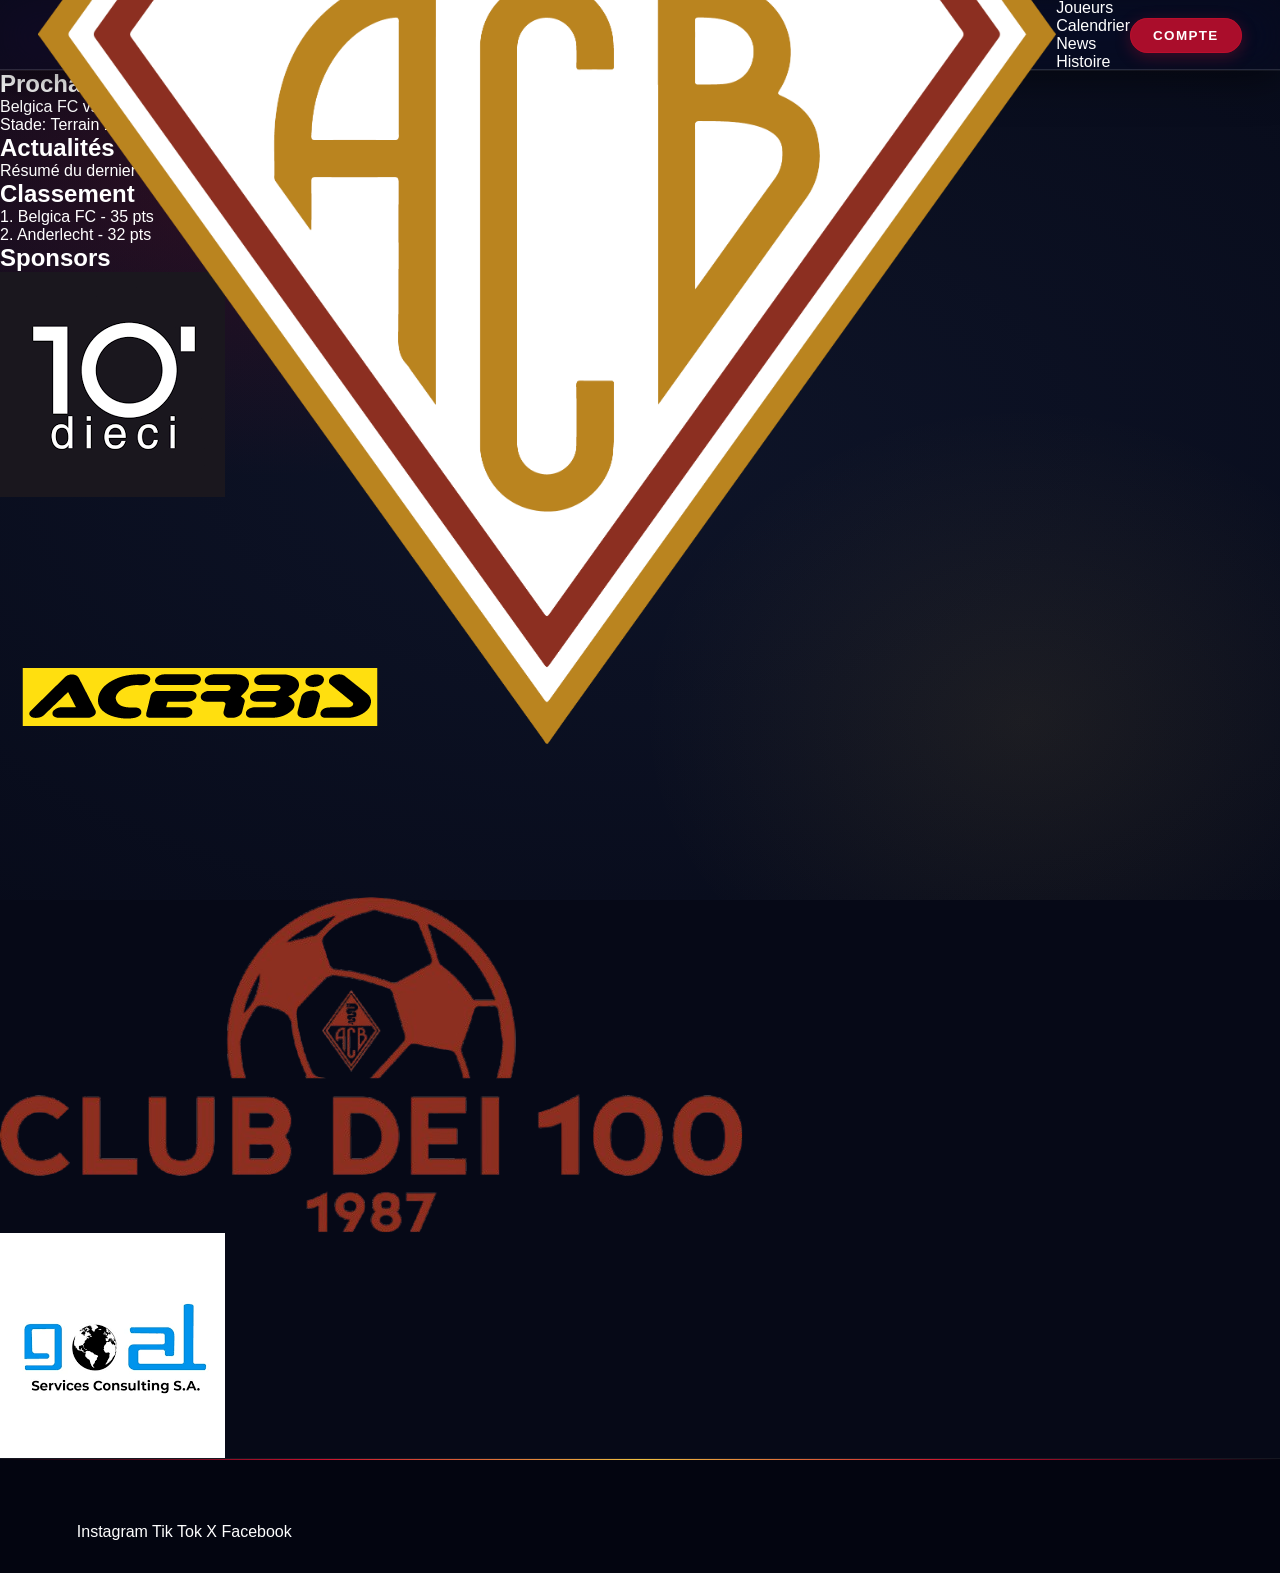
<file: index.html>
﻿<!DOCTYPE html>
<html lang="fr">
<head>
    <meta charset="UTF-8">
    <meta name="viewport" content="width=device-width, initial-scale=1.0">
    <title>Belgica FC 3</title>
    <link rel="stylesheet" href="css/style.css">
</head>
<body>
    <div class="header">
        <div class="logo">
            <img src="multimedia/img/logo.png" alt="Logo Belgica FC 3">
        </div>
        <div class="navigation">
            <div class="joueurs">
                <a href="#" class="nav-btn">Joueurs</a>
            </div>
            <div class="calendrier">
                <a href="#" class="nav-btn">Calendrier</a>
            </div>
            <div class="news">
                <a href="#" class="nav-btn">News</a>
            </div>
            <div class="histoire">
                <a href="#" class="nav-btn">Histoire</a>
            </div>
        </div>
        <div class="compte">
            <a href="pages/compte/html/login.php" class="nav-btn btn-compte">Compte</a>
        </div>
    </div>

    <div class="center">
        <div class="prochain_match">
            <h2>Prochain Match</h2>
            <p>Belgica FC vs FC Bruxelles</p>
            <p>Stade: Terrain 1</p>
        </div>
        
        <div class="news_1">
            <h2>Actualités</h2>
            <p>Résumé du dernier entraînement...</p>
        </div>
        
        <div class="classement">
            <h2>Classement</h2>
            <p>1. Belgica FC - 35 pts</p>
            <p>2. Anderlecht - 32 pts</p>
        </div>

        <div class="sponsor">
            <div class="sponsors">
                <h2>Sponsors</h2>
                <img src="multimedia/img/sponsor/10'_dieci.png" alt="Description de l'image">
                <img src="multimedia/img/sponsor/acerbis.png" alt="Description de l'image">
                <img src="multimedia/img/sponsor/club_dei_100.png" alt="Description de l'image">
                <img src="multimedia/img/sponsor/Goal_service.png" alt="Description de l'image">
            </div>
        </div>
    </div>

    <div class="footer">
        <div class="réseaux">
            <a href="https://www.instagram.com/acbellinzona_official/">Instagram</a>
            <a href="https://www.exemple.com">Tik Tok</a>
            <a href="https://www.exemple.com">X</a>
            <a href="https://www.exemple.com">Facebook</a>
        </div>
    </div>
</body>
</html>
</file>
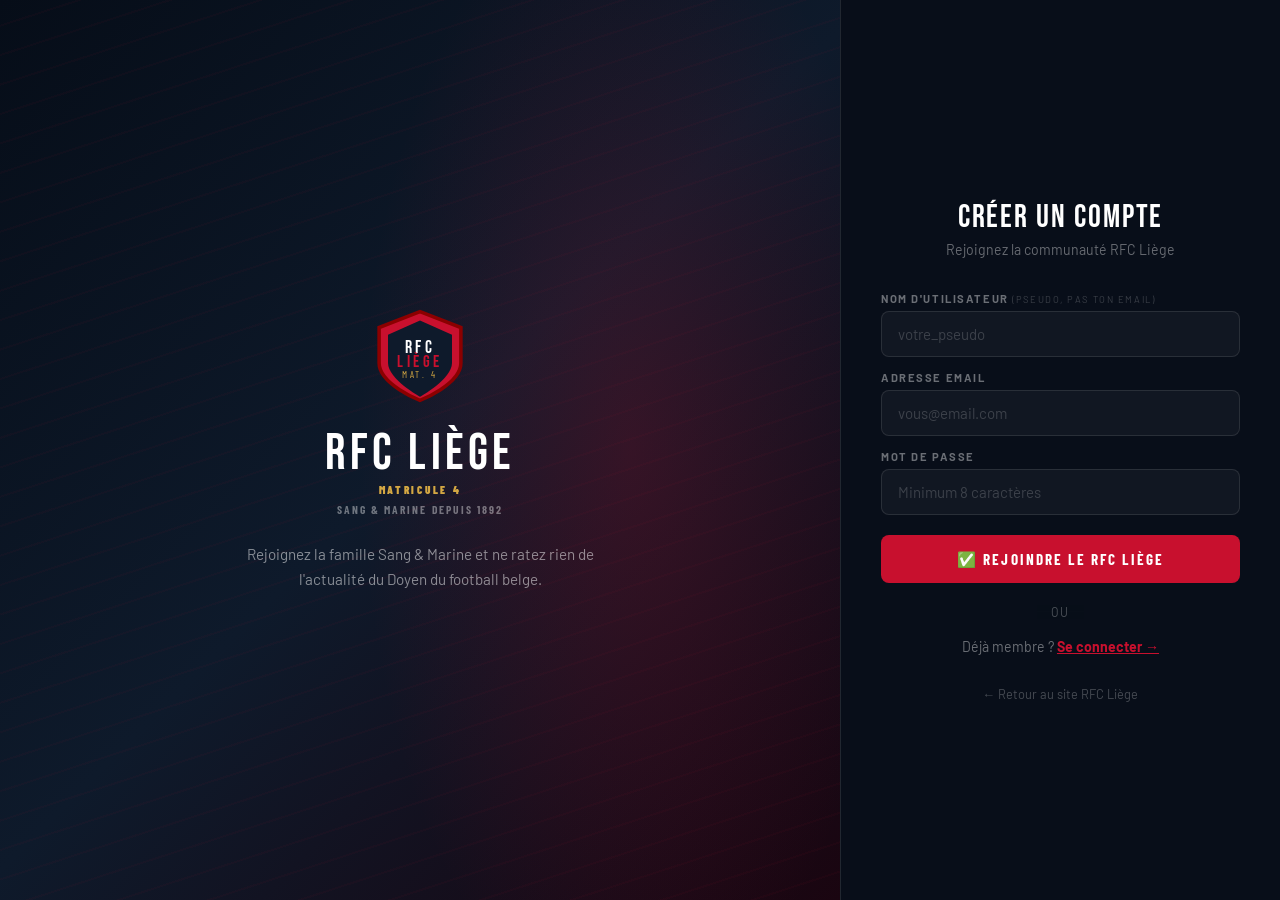
<file: pages/compte/html/register.html>
﻿<!DOCTYPE html>
<html lang="fr">
<head>
<meta charset="UTF-8">
<meta name="viewport" content="width=device-width,initial-scale=1.0">
<title>Inscription — RFC Liège</title>
<link rel="stylesheet" href="../css/compte.css">
</head>
<body>
<div class="auth-layout">
    <div class="auth-brand">
        <div class="brand-content">
            <div class="brand-logo">
                <svg viewBox="0 0 54 54" fill="none"><path d="M27 2L50 11L50 31C50 43 27 52 27 52C27 52 4 43 4 31L4 11Z" fill="#C8102E" stroke="#8B0000" stroke-width="2"/><path d="M27 7L45 15L45 31C45 40 27 50 27 50C27 50 9 40 9 31L9 15Z" fill="#0E1A2B"/><text x="50%" y="40%" dominant-baseline="middle" text-anchor="middle" font-family="Bebas Neue,sans-serif" font-size="10" fill="#fff" letter-spacing="2">RFC</text><text x="50%" y="55%" dominant-baseline="middle" text-anchor="middle" font-family="Bebas Neue,sans-serif" font-size="9.5" fill="#C8102E" letter-spacing="2">LIÈGE</text><text x="50%" y="70%" dominant-baseline="middle" text-anchor="middle" font-family="Barlow Condensed,sans-serif" font-size="5.5" fill="#D4A843" letter-spacing="1.5">MAT. 4</text></svg>
            </div>
            <div class="brand-name">RFC Liège</div>
            <div class="brand-mat">Matricule 4</div>
            <div class="brand-sub">Sang &amp; Marine depuis 1892</div>
            <p class="brand-tagline">Rejoignez la famille Sang &amp; Marine et ne ratez rien de l'actualité du Doyen du football belge.</p>
        </div>
    </div>
    <div class="auth-form-panel">
        <div class="auth-form-title">Créer un compte</div>
        <p class="auth-form-sub">Rejoignez la communauté RFC Liège</p>
        <form action="../php/register.php" method="POST" class="auth-form">
            <div class="auth-form-group"><label>Nom d'utilisateur <small style="opacity:.5;font-weight:400;">(pseudo, pas ton email)</small></label><input type="text" name="username" placeholder="votre_pseudo" required autocomplete="off"></div>
            <div class="auth-form-group"><label>Adresse email</label><input type="email" name="email" placeholder="vous@email.com" required autocomplete="off"></div>
            <div class="auth-form-group"><label>Mot de passe</label><input type="password" name="password" placeholder="Minimum 8 caractères" required autocomplete="new-password"></div>
            <button type="submit" class="btn-auth">✅ Rejoindre le RFC Liège</button>
        </form>
        <div class="auth-divider"><span>ou</span></div>
        <p class="auth-link">Déjà membre ? <a href="login.php">Se connecter →</a></p>
        <div style="margin-top:28px;text-align:center;"><a href="../../../index.php" style="font-size:.8rem;color:rgba(255,255,255,.25);text-decoration:none;transition:color .2s;" onmouseover="this.style.color='rgba(255,255,255,.6)'" onmouseout="this.style.color='rgba(255,255,255,.25)'">← Retour au site RFC Liège</a></div>
    </div>
</div>
</body>
</html>
</file>
<file: css/style.css>
/* ═══════════════════════════════════════════════════════════════
   RFC LIÈGE — STYLE PRINCIPAL v3.0 (iOS Glassmorphism)
   Palette : Rouge #C8102E · Navy #0A0E1F · Or #F0C040
   ═══════════════════════════════════════════════════════════════ */

/* ── VARIABLES ────────────────────────────────────────────────── */
:root {
    --rouge:        #C8102E;
    --rouge-dark:   #8B0000;
    --rouge-hover:  #E8002E;
    --navy:         #060917;
    --navy-mid:     #0E1428;
    --or:           #F0C040;
    --blanc:        #FFFFFF;
    --gris-clair:   #F0F2F8;
    --gris:         #DDE0EC;
    --gris-texte:   #1A1E2E;
    --texte-light:  #8890A8;
    --vert:         #1aaf5d;

    /* Glass tokens */
    --glass-dark:      rgba(8, 12, 32, 0.55);
    --glass-dark-h:    rgba(8, 12, 32, 0.72);
    --glass-light:     rgba(255,255,255,0.10);
    --glass-light-h:   rgba(255,255,255,0.18);
    --glass-border:    rgba(255,255,255,0.13);
    --glass-border-h:  rgba(255,255,255,0.28);
    --glass-white:     rgba(255,255,255,0.72);
    --glass-white-h:   rgba(255,255,255,0.88);
    --blur:            blur(22px) saturate(1.8);
    --blur-heavy:      blur(40px) saturate(2);

    /* Shadows iOS */
    --shadow-glass:  0 8px 32px rgba(0,0,0,0.28), 0 1px 0 rgba(255,255,255,0.06) inset;
    --shadow-card:   0 4px 24px rgba(0,0,0,0.18), 0 1px 0 rgba(255,255,255,0.08) inset;
    --shadow-rouge:  0 8px 28px rgba(200,16,46,0.38);
    --shadow-sm:     0 2px 12px rgba(0,0,0,0.14);

    --radius:    18px;
    --radius-sm: 12px;
    --T:         0.26s cubic-bezier(0.4,0,0.2,1);
}

/* ── RESET ────────────────────────────────────────────────────── */
*, *::before, *::after { box-sizing: border-box; margin: 0; padding: 0; }
html { scroll-behavior: smooth; }

body {
    font-family: 'Barlow', sans-serif;
    background: var(--navy);
    color: var(--blanc);
    overflow-x: hidden;
    -webkit-font-smoothing: antialiased;
}

/* Fond global : dégradé sombre + orbe lumineuse */
body::before {
    content: '';
    position: fixed; inset: 0; z-index: -1;
    background:
        radial-gradient(ellipse 80% 60% at 20% 20%, rgba(200,16,46,0.18) 0%, transparent 55%),
        radial-gradient(ellipse 60% 70% at 80% 80%, rgba(240,192,64,0.08) 0%, transparent 50%),
        radial-gradient(ellipse 100% 80% at 50% 50%, rgba(14,20,40,1) 0%, rgba(6,9,23,1) 100%);
    pointer-events: none;
}

a { text-decoration: none; color: inherit; }
img { display: block; max-width: 100%; }

/* ── HEADER ── verre dépoli iOS ──────────────────────────────── */
.header {
    position: sticky; top: 0; z-index: 1000;
    width: 100%;
    background: var(--glass-dark);
    backdrop-filter: var(--blur);
    -webkit-backdrop-filter: var(--blur);
    border-bottom: 1px solid var(--glass-border);
    display: flex; align-items: center;
    justify-content: space-between;
    padding: 0 3%;
    height: 70px;
    box-shadow: 0 1px 0 rgba(255,255,255,0.06), 0 8px 40px rgba(0,0,0,0.5);
}

/* Logo */
.logo-wrap {
    display: flex; align-items: center;
    gap: 12px; flex-shrink: 0; text-decoration: none;
}
.logo-img {
    width: 46px; height: 46px;
    display: flex; align-items: center; justify-content: center;
    flex-shrink: 0;
}
.logo-img img {
    width: 46px; height: 46px; object-fit: contain;
    filter: drop-shadow(0 2px 12px rgba(200,16,46,0.7));
    transition: filter var(--T);
}
.logo-wrap:hover .logo-img img {
    filter: drop-shadow(0 4px 20px rgba(200,16,46,1));
}
.logo-text { display: flex; flex-direction: column; line-height: 1; }
.logo-text .club-name {
    font-family: 'Bebas Neue', sans-serif;
    font-size: 1.42rem; letter-spacing: 0.09em; color: var(--blanc);
}
.logo-text .club-sub {
    font-size: 0.58rem; font-weight: 700;
    letter-spacing: 0.22em; color: var(--or);
    text-transform: uppercase; margin-top: 2px;
}

/* Nav desktop */
.nav-desktop { display: flex; align-items: center; gap: 2px; }
.nav-desktop .nav-btn {
    font-family: 'Barlow Condensed', sans-serif;
    font-size: 0.88rem; font-weight: 700;
    letter-spacing: 0.07em; text-transform: uppercase;
    color: rgba(255,255,255,0.65);
    padding: 7px 14px; border-radius: 10px;
    transition: all var(--T); white-space: nowrap;
    position: relative;
}
.nav-desktop .nav-btn:hover,
.nav-desktop .nav-btn.active {
    color: var(--blanc);
    background: var(--glass-light);
    backdrop-filter: blur(10px);
}
.nav-desktop .nav-btn::after {
    content: ''; position: absolute;
    bottom: 5px; left: 50%;
    transform: translateX(-50%) scaleX(0);
    width: 50%; height: 2px;
    background: linear-gradient(90deg, var(--rouge), var(--or));
    border-radius: 2px;
    transition: transform var(--T);
}
.nav-desktop .nav-btn:hover::after,
.nav-desktop .nav-btn.active::after { transform: translateX(-50%) scaleX(1); }

/* Bouton compte */
.btn-compte {
    font-family: 'Barlow Condensed', sans-serif;
    font-size: 0.84rem; font-weight: 700;
    letter-spacing: 0.1em; text-transform: uppercase;
    background: rgba(200,16,46,0.85);
    backdrop-filter: blur(10px);
    color: var(--blanc);
    padding: 9px 22px; border-radius: 24px;
    border: 1px solid rgba(200,16,46,0.6);
    cursor: pointer; transition: all var(--T); flex-shrink: 0;
    box-shadow: 0 4px 16px rgba(200,16,46,0.3);
}
.btn-compte:hover {
    background: rgba(232,0,46,0.95);
    transform: translateY(-2px);
    box-shadow: 0 8px 24px rgba(200,16,46,0.55);
}

/* Hamburger */
.hamburger {
    display: none; flex-direction: column; gap: 5px;
    cursor: pointer; padding: 8px; border: none; background: transparent;
}
.hamburger span {
    display: block; width: 24px; height: 2px;
    background: rgba(255,255,255,0.85); border-radius: 2px;
    transition: all var(--T);
}
.hamburger.open span:nth-child(1) { transform: translateY(7px) rotate(45deg); }
.hamburger.open span:nth-child(2) { opacity: 0; transform: scaleX(0); }
.hamburger.open span:nth-child(3) { transform: translateY(-7px) rotate(-45deg); }

/* Mobile nav */
.nav-mobile {
    display: none; position: fixed; top: 70px; left: 0; width: 100%;
    background: rgba(6,9,23,0.92);
    backdrop-filter: var(--blur-heavy);
    -webkit-backdrop-filter: var(--blur-heavy);
    border-bottom: 1px solid var(--glass-border);
    z-index: 999; flex-direction: column;
    padding: 10px 0 22px;
    box-shadow: 0 20px 60px rgba(0,0,0,0.7);
    transform: translateY(-8px); opacity: 0;
    transition: transform var(--T), opacity var(--T);
}
.nav-mobile.open { display: flex; transform: translateY(0); opacity: 1; }
.nav-mobile .nav-btn {
    font-family: 'Barlow Condensed', sans-serif;
    font-size: 1rem; font-weight: 700; letter-spacing: 0.06em;
    text-transform: uppercase; color: rgba(255,255,255,0.72);
    padding: 13px 6%; border-left: 3px solid transparent;
    transition: all var(--T);
}
.nav-mobile .nav-btn:hover {
    color: var(--blanc);
    border-left-color: var(--rouge);
    background: rgba(200,16,46,0.1);
    padding-left: calc(6% + 10px);
}
.nav-mobile .btn-compte { margin: 10px 5% 0; display: block; text-align: center; padding: 13px; border-radius: 14px; }

/* ── HERO ─────────────────────────────────────────────────────── */
.hero {
    position: relative; width: 100%;
    min-height: 82vh;
    display: flex; align-items: center;
    overflow: hidden;
    background: transparent;
}

/* Grille déco iOS */
.hero::before {
    content: ''; position: absolute; inset: 0;
    background-image:
        linear-gradient(rgba(200,16,46,0.04) 1px, transparent 1px),
        linear-gradient(90deg, rgba(200,16,46,0.04) 1px, transparent 1px);
    background-size: 64px 64px;
    mask-image: radial-gradient(ellipse 90% 90% at 50% 50%, black 10%, transparent 75%);
}

/* Orbes colorées flottantes */
.hero::after {
    content: ''; position: absolute;
    right: 5%; top: 10%;
    width: 520px; height: 520px;
    background: radial-gradient(circle, rgba(200,16,46,0.2) 0%, transparent 65%);
    filter: blur(40px);
    pointer-events: none;
    animation: heroOrb 8s ease-in-out infinite alternate;
}
@keyframes heroOrb {
    0%   { transform: translate(0, 0) scale(1); opacity: 0.7; }
    100% { transform: translate(-30px, 40px) scale(1.1); opacity: 1; }
}

.hero-content {
    position: relative; z-index: 2;
    padding: 80px 6%;
    max-width: 740px;
}

/* Badge iOS pill */
.hero-badge {
    display: inline-flex; align-items: center; gap: 8px;
    background: var(--glass-light);
    backdrop-filter: blur(16px);
    -webkit-backdrop-filter: blur(16px);
    border: 1px solid var(--glass-border-h);
    color: var(--or);
    font-size: 0.68rem; font-weight: 700;
    letter-spacing: 0.22em; text-transform: uppercase;
    padding: 7px 18px; border-radius: 30px;
    margin-bottom: 26px;
    box-shadow: 0 4px 20px rgba(0,0,0,0.2), 0 1px 0 rgba(255,255,255,0.1) inset;
}
.hero-badge::before {
    content: ''; width: 7px; height: 7px;
    background: var(--or); border-radius: 50%;
    box-shadow: 0 0 10px var(--or);
    animation: pulseDot 2.2s ease-in-out infinite;
}
@keyframes pulseDot {
    0%,100% { opacity:1; transform:scale(1); box-shadow: 0 0 8px var(--or); }
    50%      { opacity:0.5; transform:scale(0.6); box-shadow: 0 0 2px var(--or); }
}

.hero h1 {
    font-family: 'Bebas Neue', sans-serif;
    font-size: clamp(3.5rem, 9vw, 7.5rem);
    line-height: 0.9; letter-spacing: 0.02em;
    color: var(--blanc); margin-bottom: 22px;
    text-shadow: 0 4px 40px rgba(0,0,0,0.6);
}
.hero h1 span { color: var(--rouge); }

.hero p {
    font-size: clamp(1rem, 2vw, 1.15rem);
    color: rgba(255,255,255,0.55); line-height: 1.75;
    margin-bottom: 38px; max-width: 500px;
}

.hero-cta { display: flex; gap: 14px; flex-wrap: wrap; }

/* Boutons glass iOS */
.btn-primary {
    font-family: 'Barlow Condensed', sans-serif;
    font-size: 0.94rem; font-weight: 700;
    letter-spacing: 0.1em; text-transform: uppercase;
    background: rgba(200,16,46,0.88);
    backdrop-filter: blur(12px);
    color: var(--blanc);
    padding: 14px 34px; border-radius: 14px;
    border: 1px solid rgba(200,16,46,0.7);
    cursor: pointer; transition: all var(--T);
    display: inline-flex; align-items: center; gap: 8px;
    box-shadow: 0 8px 28px rgba(200,16,46,0.4), 0 1px 0 rgba(255,255,255,0.12) inset;
}
.btn-primary:hover {
    background: rgba(232,0,46,0.95);
    transform: translateY(-3px) scale(1.02);
    box-shadow: 0 14px 40px rgba(200,16,46,0.55), 0 1px 0 rgba(255,255,255,0.15) inset;
}

.btn-secondary {
    font-family: 'Barlow Condensed', sans-serif;
    font-size: 0.94rem; font-weight: 700;
    letter-spacing: 0.1em; text-transform: uppercase;
    background: var(--glass-light);
    backdrop-filter: blur(16px);
    -webkit-backdrop-filter: blur(16px);
    color: var(--blanc);
    padding: 14px 34px; border-radius: 14px;
    border: 1px solid var(--glass-border-h);
    cursor: pointer; transition: all var(--T);
    box-shadow: var(--shadow-glass);
}
.btn-secondary:hover {
    background: var(--glass-light-h);
    border-color: rgba(255,255,255,0.4);
    transform: translateY(-3px) scale(1.02);
}

/* Score ticker */
.score-ticker {
    position: absolute; bottom: 0; left: 0; width: 100%;
    background: rgba(200,16,46,0.78);
    backdrop-filter: blur(16px);
    -webkit-backdrop-filter: blur(16px);
    height: 46px; display: flex; align-items: center;
    overflow: hidden; z-index: 3;
    border-top: 1px solid rgba(255,255,255,0.12);
}
.ticker-label {
    font-family: 'Barlow Condensed', sans-serif;
    font-size: 0.7rem; font-weight: 900;
    letter-spacing: 0.22em; text-transform: uppercase;
    background: rgba(0,0,0,0.4); color: var(--or);
    padding: 0 22px; height: 100%;
    display: flex; align-items: center;
    flex-shrink: 0; white-space: nowrap;
    border-right: 1px solid rgba(255,255,255,0.1);
    backdrop-filter: blur(10px);
}
.ticker-scroll { overflow: hidden; flex: 1; }
.ticker-track {
    display: flex; gap: 64px;
    animation: ticker 32s linear infinite;
    white-space: nowrap;
}
@keyframes ticker {
    0%   { transform: translateX(0); }
    100% { transform: translateX(-50%); }
}
.ticker-item {
    font-family: 'Barlow Condensed', sans-serif;
    font-size: 0.88rem; font-weight: 700;
    letter-spacing: 0.05em; color: rgba(255,255,255,0.92);
    display: flex; align-items: center; gap: 10px; white-space: nowrap;
}
.ticker-item .score-badge {
    background: rgba(0,0,0,0.35);
    backdrop-filter: blur(6px);
    padding: 2px 10px; border-radius: 6px;
    font-weight: 900; border: 1px solid rgba(255,255,255,0.12);
}

/* ── MAIN ─────────────────────────────────────────────────────── */
.main { width: 100%; background: transparent; }

/* ── SECTION HEADER ───────────────────────────────────────────── */
.section-header {
    display: flex; align-items: flex-end;
    justify-content: space-between;
    margin-bottom: 36px; flex-wrap: wrap; gap: 12px;
}
.section-label {
    font-family: 'Barlow Condensed', sans-serif;
    font-size: 0.68rem; font-weight: 900;
    letter-spacing: 0.26em; text-transform: uppercase;
    color: var(--rouge); margin-bottom: 6px;
    display: flex; align-items: center; gap: 8px;
}
.section-label::before {
    content: ''; width: 18px; height: 2px;
    background: var(--rouge); border-radius: 2px;
}
.section-title {
    font-family: 'Bebas Neue', sans-serif;
    font-size: clamp(2rem, 4.5vw, 3rem);
    letter-spacing: 0.04em; line-height: 0.95;
}
.section-link {
    font-family: 'Barlow Condensed', sans-serif;
    font-size: 0.84rem; font-weight: 700;
    letter-spacing: 0.1em; text-transform: uppercase;
    color: var(--rouge);
    display: flex; align-items: center; gap: 6px;
    transition: gap var(--T);
}
.section-link:hover { gap: 12px; }

/* ── SECTION PROCHAIN MATCH ───────────────────────────────────── */
.section-match {
    padding: 80px 6%;
    position: relative; overflow: hidden;
}
.section-match .section-title { color: var(--blanc); }
.section-match .section-label::before { background: var(--or); }
.section-match .section-label { color: var(--or); }

/* Carte match — verre sombre */
.match-card {
    max-width: 900px; margin: 0 auto;
    background: var(--glass-dark);
    backdrop-filter: var(--blur);
    -webkit-backdrop-filter: var(--blur);
    border-radius: 24px;
    border: 1px solid var(--glass-border);
    overflow: hidden;
    box-shadow: var(--shadow-glass), 0 0 0 1px rgba(255,255,255,0.04) inset;
    position: relative;
}
.match-card::before {
    content: ''; position: absolute;
    top: 0; left: 0; right: 0; height: 1px;
    background: linear-gradient(90deg, transparent, rgba(255,255,255,0.25), var(--or), rgba(255,255,255,0.25), transparent);
}
.match-header {
    background: rgba(200,16,46,0.12);
    border-bottom: 1px solid rgba(255,255,255,0.07);
    padding: 16px 28px;
    display: flex; align-items: center; justify-content: space-between;
}
.match-competition {
    font-family: 'Barlow Condensed', sans-serif;
    font-size: 0.76rem; font-weight: 900;
    letter-spacing: 0.22em; text-transform: uppercase;
    color: var(--or);
    display: flex; align-items: center; gap: 8px;
}
.match-competition::before {
    content: ''; width: 6px; height: 6px;
    background: var(--or); border-radius: 50%;
    animation: pulseDot 2s infinite; box-shadow: 0 0 6px var(--or);
}
.match-date-pill {
    font-size: 0.76rem; font-weight: 600;
    color: rgba(255,255,255,0.55);
    background: var(--glass-light);
    backdrop-filter: blur(8px);
    padding: 5px 14px; border-radius: 20px;
    border: 1px solid var(--glass-border);
}
.match-body {
    padding: 44px 28px;
    display: grid; grid-template-columns: 1fr auto 1fr;
    align-items: center; gap: 24px;
}
.match-team { display: flex; flex-direction: column; align-items: center; gap: 14px; }
.match-team-logo {
    width: 90px; height: 90px; border-radius: 50%;
    background: var(--glass-light);
    backdrop-filter: blur(10px);
    display: flex; align-items: center; justify-content: center;
    font-size: 2.2rem;
    border: 1px solid var(--glass-border-h);
    overflow: hidden;
    box-shadow: var(--shadow-glass);
    transition: all var(--T);
}
.match-team-logo:hover {
    box-shadow: 0 8px 32px rgba(200,16,46,0.35);
    transform: scale(1.05);
}
.match-team-logo img { width: 100%; height: 100%; object-fit: contain; }
.match-team-name {
    font-family: 'Barlow Condensed', sans-serif;
    font-size: 1.1rem; font-weight: 700; letter-spacing: 0.04em;
    color: var(--blanc); text-align: center; text-transform: uppercase;
}
.match-team-type {
    font-size: 0.66rem; font-weight: 600; letter-spacing: 0.14em;
    color: rgba(255,255,255,0.3); text-transform: uppercase;
}
.match-vs { display: flex; flex-direction: column; align-items: center; gap: 6px; }
.vs-text {
    font-family: 'Bebas Neue', sans-serif;
    font-size: 2.8rem; color: var(--rouge);
    letter-spacing: 0.08em;
    text-shadow: 0 0 24px rgba(200,16,46,0.6);
}
.match-time {
    font-family: 'Barlow Condensed', sans-serif;
    font-size: 0.9rem; font-weight: 700;
    color: rgba(255,255,255,0.45);
    background: var(--glass-light);
    backdrop-filter: blur(8px);
    padding: 4px 14px; border-radius: 20px;
    border: 1px solid var(--glass-border);
}
.match-footer {
    padding: 16px 28px;
    border-top: 1px solid rgba(255,255,255,0.07);
    display: flex; align-items: center; justify-content: space-between;
    gap: 12px; flex-wrap: wrap;
}
.match-venue {
    display: flex; align-items: center; gap: 8px;
    font-size: 0.84rem; color: rgba(255,255,255,0.45);
}
.no-match { text-align: center; padding: 60px 20px; }
.no-match p { color: rgba(255,255,255,0.35); }

/* ── ACTUALITÉS ───────────────────────────────────────────────── */
.section-news { padding: 80px 6%; }
.section-news .section-title { color: var(--blanc); }

.news-grid {
    display: grid; grid-template-columns: repeat(3, 1fr); gap: 20px;
}

/* Carte news — verre clair sur fond sombre */
.news-card {
    background: var(--glass-light);
    backdrop-filter: var(--blur);
    -webkit-backdrop-filter: var(--blur);
    border-radius: 20px;
    border: 1px solid var(--glass-border);
    overflow: hidden;
    box-shadow: var(--shadow-card);
    transition: transform var(--T), box-shadow var(--T), border-color var(--T);
    cursor: pointer;
}
.news-card:hover {
    transform: translateY(-8px) scale(1.02);
    box-shadow: 0 20px 60px rgba(0,0,0,0.4), 0 0 0 1px rgba(200,16,46,0.3);
    border-color: rgba(200,16,46,0.35);
}
.news-card-img {
    width: 100%; aspect-ratio: 16/9;
    background: linear-gradient(135deg, rgba(200,16,46,0.3) 0%, rgba(8,12,32,0.9) 100%);
    display: flex; align-items: center; justify-content: center;
    font-size: 3rem; overflow: hidden; position: relative;
}
.news-card-img::after {
    content: ''; position: absolute;
    bottom: 0; left: 0; right: 0; height: 50%;
    background: linear-gradient(to top, rgba(8,12,32,0.8), transparent);
    z-index: 1;
}
.news-card-img img { width: 100%; height: 100%; object-fit: cover; transition: transform 0.5s; }
.news-card:hover .news-card-img img { transform: scale(1.07); }

.news-card-body { padding: 20px 20px 18px; }
.news-tag {
    font-family: 'Barlow Condensed', sans-serif;
    font-size: 0.64rem; font-weight: 900;
    letter-spacing: 0.2em; text-transform: uppercase;
    color: var(--rouge); margin-bottom: 9px;
    display: flex; align-items: center; gap: 6px;
}
.news-tag::before { content: ''; width: 14px; height: 2px; background: var(--rouge); border-radius: 1px; }
.news-card-title {
    font-family: 'Barlow Condensed', sans-serif;
    font-size: 1.08rem; font-weight: 700; color: var(--blanc);
    line-height: 1.32; margin-bottom: 10px; transition: color var(--T);
}
.news-card:hover .news-card-title { color: rgba(255,255,255,0.85); }
.news-card-desc { font-size: 0.84rem; color: rgba(255,255,255,0.45); line-height: 1.55; }
.news-meta {
    display: flex; align-items: center; justify-content: space-between;
    margin-top: 14px; padding-top: 13px;
    border-top: 1px solid rgba(255,255,255,0.08);
}
.news-date { font-size: 0.74rem; color: rgba(255,255,255,0.35); font-weight: 600; }
.news-read {
    font-family: 'Barlow Condensed', sans-serif;
    font-size: 0.74rem; font-weight: 700;
    letter-spacing: 0.08em; text-transform: uppercase;
    color: var(--rouge);
    display: flex; align-items: center; gap: 4px; transition: gap var(--T);
}
.news-card:hover .news-read { gap: 8px; }

/* ── CLASSEMENT ───────────────────────────────────────────────── */
.section-classement { padding: 80px 6%; }
.section-classement .section-title { color: var(--blanc); }

/* Table classement verre */
.classement-table-wrap {
    border-radius: 20px; overflow: hidden;
    background: var(--glass-dark);
    backdrop-filter: var(--blur);
    -webkit-backdrop-filter: var(--blur);
    border: 1px solid var(--glass-border);
    box-shadow: var(--shadow-glass);
}
.classement-table { width: 100%; border-collapse: collapse; font-size: 0.91rem; }
.classement-table thead {
    background: rgba(200,16,46,0.18);
    border-bottom: 1px solid rgba(255,255,255,0.08);
}
.classement-table thead th {
    padding: 16px 12px;
    font-family: 'Barlow Condensed', sans-serif;
    font-size: 0.72rem; font-weight: 700;
    letter-spacing: 0.16em; text-transform: uppercase;
    color: rgba(255,255,255,0.6); text-align: center; border: none;
}
.classement-table thead th.col-nom { text-align: left; width: 34%; }
.classement-table tbody tr {
    border-bottom: 1px solid rgba(255,255,255,0.05);
    transition: background var(--T); height: 52px;
}
.classement-table tbody tr:hover { background: rgba(255,255,255,0.04); }
.classement-table tbody td {
    padding: 0 12px; text-align: center;
    color: rgba(255,255,255,0.8); font-weight: 600;
}
.classement-table tbody td.col-nom {
    text-align: left;
    font-family: 'Barlow Condensed', sans-serif;
    font-size: 1rem; font-weight: 700; letter-spacing: 0.02em;
    color: var(--blanc);
}
.row-rfcliege {
    background: rgba(200,16,46,0.12) !important;
    border-left: 3px solid var(--rouge);
}
.row-rfcliege td { color: var(--blanc) !important; }
.badge-pos {
    width: 28px; height: 28px; border-radius: 50%;
    display: inline-flex; align-items: center; justify-content: center;
    font-size: 0.74rem; font-weight: 800;
}
.badge-pos.gold   { background: linear-gradient(135deg,#F0C040,#c89000); color: #3a2400; box-shadow:0 2px 8px rgba(240,192,64,0.5); }
.badge-pos.silver { background: linear-gradient(135deg,#C8C8C8,#909090); color: #222; }
.badge-pos.bronze { background: linear-gradient(135deg,#CD7F32,#9a5e22); color: #fff; }
.badge-pos.other  { background: transparent; color: rgba(255,255,255,0.3); }
.pts-cell { font-family: 'Bebas Neue', sans-serif; font-size: 1.2rem !important; color: var(--rouge) !important; }
.diff-pos { color: var(--vert); font-weight: 700; }
.diff-neg { color: #ff6060; font-weight: 700; }

/* ── SPONSORS ─────────────────────────────────────────────────── */
.section-sponsors {
    padding: 60px 6%; position: relative; overflow: hidden;
}
.section-sponsors .section-title { color: var(--blanc); }
.section-sponsors .section-label { color: var(--or); }
.section-sponsors .section-label::before { background: var(--or); }

.sponsors-grid {
    display: flex; align-items: center; justify-content: center;
    gap: 32px; flex-wrap: wrap; margin-top: 36px;
}
.sponsor-item {
    background: var(--glass-light);
    backdrop-filter: blur(12px);
    -webkit-backdrop-filter: blur(12px);
    border: 1px solid var(--glass-border);
    border-radius: 16px;
    padding: 18px 28px;
    display: flex; align-items: center; justify-content: center;
    filter: grayscale(0.5) brightness(0.7);
    transition: all var(--T);
    box-shadow: var(--shadow-card);
}
.sponsor-item:hover {
    filter: grayscale(0) brightness(1);
    transform: translateY(-4px) scale(1.04);
    border-color: rgba(255,255,255,0.25);
    box-shadow: 0 12px 36px rgba(0,0,0,0.35);
    background: var(--glass-light-h);
}
.sponsor-item img { max-height: 48px; max-width: 120px; object-fit: contain; }
.sponsor-ph {
    display: flex; align-items: center; justify-content: center;
    width: 120px; height: 48px; border-radius: 10px;
    border: 1px dashed rgba(255,255,255,0.15);
    font-family: 'Barlow Condensed', sans-serif;
    font-size: 0.68rem; font-weight: 700;
    letter-spacing: 0.12em; text-transform: uppercase;
    color: rgba(255,255,255,0.2);
}

/* ── FOOTER ───────────────────────────────────────────────────── */
.footer {
    background: rgba(4,6,16,0.95);
    backdrop-filter: var(--blur);
    border-top: 1px solid rgba(255,255,255,0.07);
    padding: 64px 6% 32px; position: relative;
}
.footer::before {
    content: ''; position: absolute; top: 0; left: 0; right: 0; height: 1px;
    background: linear-gradient(90deg, transparent, var(--rouge), var(--or), var(--rouge), transparent);
}
.footer-grid {
    display: grid; grid-template-columns: 2.2fr 1fr 1fr 1fr;
    gap: 48px; margin-bottom: 48px;
}
.footer-brand .club-name {
    font-family: 'Bebas Neue', sans-serif;
    font-size: 1.7rem; letter-spacing: 0.09em;
    color: var(--blanc); margin-bottom: 12px;
}
.footer-brand p { font-size: 0.84rem; color: rgba(255,255,255,0.32); line-height: 1.65; max-width: 240px; }
.footer-col h4 {
    font-family: 'Barlow Condensed', sans-serif;
    font-size: 0.7rem; font-weight: 900;
    letter-spacing: 0.22em; text-transform: uppercase;
    color: var(--or); margin-bottom: 18px;
    display: flex; align-items: center; gap: 8px;
}
.footer-col h4::before { content: ''; width: 12px; height: 2px; background: var(--or); border-radius: 1px; }
.footer-col ul { list-style: none; display: flex; flex-direction: column; gap: 10px; }
.footer-col ul li a {
    font-size: 0.84rem; color: rgba(255,255,255,0.38); transition: all var(--T); display: block;
}
.footer-col ul li a:hover { color: rgba(255,255,255,0.8); padding-left: 6px; }
.footer-social { display: flex; gap: 10px; margin-top: 22px; }
.social-btn {
    width: 38px; height: 38px; border-radius: 50%;
    background: var(--glass-light);
    backdrop-filter: blur(8px);
    display: flex; align-items: center; justify-content: center;
    color: rgba(255,255,255,0.5); font-size: 1rem;
    transition: all var(--T);
    border: 1px solid var(--glass-border);
}
.social-btn:hover {
    background: rgba(200,16,46,0.7);
    color: var(--blanc); border-color: rgba(200,16,46,0.5);
    transform: translateY(-3px);
    box-shadow: 0 6px 18px rgba(200,16,46,0.4);
}
.footer-bottom {
    padding-top: 28px; border-top: 1px solid rgba(255,255,255,0.06);
    display: flex; align-items: center;
    justify-content: space-between; flex-wrap: wrap; gap: 12px;
}
.footer-bottom p { font-size: 0.78rem; color: rgba(255,255,255,0.22); }
.footer-bottom a { font-size: 0.78rem; color: rgba(255,255,255,0.22); transition: color var(--T); }
.footer-bottom a:hover { color: var(--rouge); }

/* ── RESPONSIVE ───────────────────────────────────────────────── */
@media (max-width: 1100px) {
    .news-grid { grid-template-columns: repeat(2, 1fr); }
    .footer-grid { grid-template-columns: 1fr 1fr; gap: 36px; }
}
@media (max-width: 900px) {
    .section-match,
    .section-news,
    .section-classement,
    .section-sponsors { padding: 64px 5%; }
    .footer-grid { grid-template-columns: 1fr 1fr; gap: 28px; }
}
@media (max-width: 768px) {
    .header { padding: 0 4%; }
    .nav-desktop { display: none !important; }
    .hamburger { display: flex; }
    /* Orbe déco : masquée sur mobile */
    .hero::after { display: none; }
    .hero { min-height: 60vh; }
    .hero-content { padding: 44px 5% 80px; }
    /* Match card */
    .match-header { padding: 12px 16px; flex-wrap: wrap; gap: 8px; }
    .match-body { grid-template-columns: 1fr; padding: 28px 16px; text-align: center; gap: 14px; }
    .match-team { flex-direction: row; justify-content: center; }
    .match-vs { flex-direction: row; }
    .match-footer { padding: 12px 16px; flex-wrap: wrap; }
    /* Sections */
    .section-news, .section-classement, .section-sponsors, .section-match { padding: 52px 4%; }
    /* News & footer */
    .news-grid { grid-template-columns: 1fr; }
    .footer-grid { grid-template-columns: 1fr; gap: 28px; }
    /* Classement : garder #(1), Équipe(2), J(3), PTS(8) — cacher V,N,D,DIFF (4→7) */
    .classement-table thead th:nth-child(n+4):nth-child(-n+7),
    .classement-table tbody td:nth-child(n+4):nth-child(-n+7) { display: none; }
}
@media (max-width: 480px) {
    /* Header : on garde uniquement le hamburger, les boutons passent dans le menu mobile */
    .logo-text .club-sub { display: none !important; }
    .header .btn-compte { display: none !important; }
    /* Cacher aussi le span username (sans classe) dans le header */
    .header > div > span,
    .header span[style*="font-size:0.85"] { display: none !important; }
    /* Hero */
    .hero { min-height: 52vh; }
    .hero h1 { font-size: clamp(2.4rem, 11vw, 3.2rem); }
    .hero-cta { flex-direction: column; }
    .btn-primary, .btn-secondary { width: 100%; justify-content: center; }
    /* Match */
    .match-team-logo { width: 68px; height: 68px; font-size: 1.8rem; }
    .vs-text { font-size: 2.2rem; }
    .match-team-name { font-size: 0.95rem; }
    /* Classement : garder #(1), Équipe(2), PTS(8) — cacher J,V,N,D,DIFF (3→7) */
    .classement-table th:nth-child(3), .classement-table td:nth-child(3) { display: none; }
    .classement-table th:nth-child(4), .classement-table td:nth-child(4) { display: none; }
    .classement-table th:nth-child(5), .classement-table td:nth-child(5) { display: none; }
    .classement-table th:nth-child(6), .classement-table td:nth-child(6) { display: none; }
    .classement-table th:nth-child(7), .classement-table td:nth-child(7) { display: none; }
    .classement-table th:nth-child(8), .classement-table td:nth-child(8) { display: table-cell !important; }
    /* Ticker */
    .ticker-label { padding: 0 10px; letter-spacing: 0.1em; font-size: 0.62rem; }
    /* Sponsors */
    .sponsors-grid { gap: 12px; }
    .sponsor-item { padding: 12px 16px; }
}

/* ═══════════════════════════════════════════════════════════════
   THÈME — Bouton toggle + Mode Clair [data-theme="light"]
   ═══════════════════════════════════════════════════════════════ */

/* Bouton toggle */
.theme-toggle {
    width: 34px; height: 34px; border-radius: 50%;
    display: flex; align-items: center; justify-content: center;
    background: var(--glass-light);
    border: 1px solid var(--glass-border);
    color: rgba(255,255,255,0.8);
    cursor: pointer; font-size: 1rem; line-height: 1;
    flex-shrink: 0;
    transition: transform 0.3s, background var(--T), border-color var(--T);
}
.theme-toggle:hover { background: var(--glass-light-h); transform: scale(1.12) rotate(18deg); }

/* ── Variables mode clair ────────────────────────────────────── */
[data-theme="light"] {
    --navy:          #F2F5FB;
    --navy-mid:      #E6EAF8;
    --glass-dark:    rgba(255,255,255,0.76);
    --glass-dark-h:  rgba(255,255,255,0.95);
    --glass-light:   rgba(26,31,58,0.06);
    --glass-light-h: rgba(26,31,58,0.11);
    --glass-border:  rgba(26,31,58,0.11);
    --glass-border-h:rgba(26,31,58,0.22);
    --shadow-glass:  0 8px 32px rgba(0,0,0,0.08), 0 1px 0 rgba(255,255,255,0.9) inset;
    --shadow-card:   0 4px 24px rgba(0,0,0,0.06), 0 1px 0 rgba(255,255,255,0.7) inset;
    --shadow-sm:     0 2px 12px rgba(0,0,0,0.06);
}

/* ── Body ────────────────────────────────────────────────────── */
[data-theme="light"] body { color: #1A1F3A; }
[data-theme="light"] body::before {
    background:
        radial-gradient(ellipse 80% 60% at 20% 20%, rgba(200,16,46,0.07) 0%, transparent 55%),
        radial-gradient(ellipse 60% 70% at 80% 80%, rgba(240,192,64,0.04) 0%, transparent 50%),
        radial-gradient(ellipse 100% 80% at 50% 50%, rgba(242,245,251,1) 0%, rgba(226,232,248,1) 100%);
}

/* ── Header ──────────────────────────────────────────────────── */
[data-theme="light"] .header {
    background: rgba(255,255,255,0.88);
    border-bottom-color: rgba(26,31,58,0.09);
    box-shadow: 0 1px 0 rgba(255,255,255,0.9), 0 4px 24px rgba(0,0,0,0.06);
}
[data-theme="light"] .logo-text .club-name { color: #1A1F3A; }
[data-theme="light"] .nav-desktop .nav-btn  { color: rgba(26,31,58,0.68); }
[data-theme="light"] .nav-desktop .nav-btn:hover,
[data-theme="light"] .nav-desktop .nav-btn.active { color: #1A1F3A; }
[data-theme="light"] .hamburger span { background: rgba(26,31,58,0.75); }
[data-theme="light"] .theme-toggle  { color: #1A1F3A; }

/* ── Dropdown nav (nav.php) ──────────────────────────────────── */
[data-theme="light"] .nav-dropdown {
    background: #FFFFFF;
    border-color: rgba(200,16,46,0.18);
    box-shadow: 0 16px 40px rgba(0,0,0,0.10);
}
[data-theme="light"] .nav-dropdown a { color: rgba(26,31,58,0.72); }
[data-theme="light"] .nav-dropdown a:hover {
    color: #1A1F3A;
    background: rgba(200,16,46,0.05);
    border-left-color: var(--rouge);
}

/* ── Mobile nav ──────────────────────────────────────────────── */
[data-theme="light"] .nav-mobile {
    background: rgba(255,255,255,0.97);
    border-bottom-color: rgba(26,31,58,0.09);
    box-shadow: 0 20px 60px rgba(0,0,0,0.09);
}
[data-theme="light"] .nav-mobile .nav-btn { color: rgba(26,31,58,0.75); }
[data-theme="light"] .nav-mobile .nav-btn:hover { color: #1A1F3A; background: rgba(200,16,46,0.06); }

/* ── Hero ────────────────────────────────────────────────────── */
[data-theme="light"] .hero::after {
    background: radial-gradient(circle, rgba(200,16,46,0.09) 0%, transparent 65%);
}
[data-theme="light"] .hero h1 { color: #1A1F3A; text-shadow: 0 4px 40px rgba(0,0,0,0.07); }
[data-theme="light"] .hero p  { color: rgba(26,31,58,0.58); }
[data-theme="light"] .btn-secondary { color: #1A1F3A; border-color: rgba(26,31,58,0.20); }
[data-theme="light"] .btn-secondary:hover { border-color: rgba(26,31,58,0.35); }

/* ── Sections ────────────────────────────────────────────────── */
[data-theme="light"] .section-title { color: #1A1F3A; }

/* ── Match card ──────────────────────────────────────────────── */
[data-theme="light"] .match-header  { background: rgba(200,16,46,0.07); border-bottom-color: rgba(26,31,58,0.07); }
[data-theme="light"] .match-footer  { border-top-color: rgba(26,31,58,0.07); }
[data-theme="light"] .match-date-pill { color: rgba(26,31,58,0.52); }
[data-theme="light"] .match-team-name { color: #1A1F3A; }
[data-theme="light"] .match-team-type { color: rgba(26,31,58,0.32); }
[data-theme="light"] .match-time      { color: rgba(26,31,58,0.48); }
[data-theme="light"] .match-venue     { color: rgba(26,31,58,0.45); }
[data-theme="light"] .no-match p      { color: rgba(26,31,58,0.42); }

/* ── News cards ──────────────────────────────────────────────── */
[data-theme="light"] .news-card { background: rgba(255,255,255,0.85); border-color: rgba(26,31,58,0.09); }
[data-theme="light"] .news-card:hover { box-shadow: 0 20px 60px rgba(0,0,0,0.10), 0 0 0 1px rgba(200,16,46,0.20); }
[data-theme="light"] .news-card-title  { color: #1A1F3A; }
[data-theme="light"] .news-card-desc   { color: rgba(26,31,58,0.52); }
[data-theme="light"] .news-date        { color: rgba(26,31,58,0.38); }
[data-theme="light"] .news-meta        { border-top-color: rgba(26,31,58,0.07); }

/* ── Classement ──────────────────────────────────────────────── */
[data-theme="light"] .classement-table-wrap { background: rgba(255,255,255,0.85); border-color: rgba(26,31,58,0.09); }
[data-theme="light"] .classement-table thead { background: rgba(200,16,46,0.08); border-bottom-color: rgba(26,31,58,0.08); }
[data-theme="light"] .classement-table thead th { color: rgba(26,31,58,0.55); }
[data-theme="light"] .classement-table tbody tr { border-bottom-color: rgba(26,31,58,0.05); }
[data-theme="light"] .classement-table tbody tr:hover { background: rgba(26,31,58,0.03); }
[data-theme="light"] .classement-table tbody td { color: rgba(26,31,58,0.78); }
[data-theme="light"] .classement-table tbody td.col-nom { color: #1A1F3A; }
[data-theme="light"] .badge-pos.other { color: rgba(26,31,58,0.35); }

/* ── Sponsors ────────────────────────────────────────────────── */
[data-theme="light"] .sponsor-item { background: rgba(255,255,255,0.9); border-color: rgba(26,31,58,0.10); filter: grayscale(0.2) brightness(0.97); }
[data-theme="light"] .sponsor-item:hover { filter: grayscale(0) brightness(1); box-shadow: 0 12px 36px rgba(0,0,0,0.09); }
[data-theme="light"] .sponsor-ph { border-color: rgba(26,31,58,0.14); color: rgba(26,31,58,0.25); }

/* ── Footer ──────────────────────────────────────────────────── */
[data-theme="light"] .footer { background: rgba(26,31,58,0.05); border-top-color: rgba(26,31,58,0.09); }
[data-theme="light"] .footer-brand .club-name { color: #1A1F3A; }
[data-theme="light"] .footer-brand p { color: rgba(26,31,58,0.45); }
[data-theme="light"] .footer-col ul li a { color: rgba(26,31,58,0.50); }
[data-theme="light"] .footer-col ul li a:hover { color: #1A1F3A; }
[data-theme="light"] .social-btn { background: rgba(26,31,58,0.08); border-color: rgba(26,31,58,0.12); color: rgba(26,31,58,0.55); }
[data-theme="light"] .footer-bottom { border-top-color: rgba(26,31,58,0.08); }
[data-theme="light"] .footer-bottom p,
[data-theme="light"] .footer-bottom a { color: rgba(26,31,58,0.35); }
[data-theme="light"] .footer-bottom a:hover { color: var(--rouge); }
</file>
<file: pages/compte/css/compte.css>
@import url('https://fonts.googleapis.com/css2?family=Bebas+Neue&family=Barlow:wght@400;600;700&family=Barlow+Condensed:wght@700;900&display=swap');
*,*::before,*::after{box-sizing:border-box;margin:0;padding:0;}
:root{--rouge:#C8102E;--navy:#0E1A2B;--or:#D4A843;--blanc:#FFFFFF;--gris-border:rgba(255,255,255,.1);--transition:.25s cubic-bezier(.4,0,.2,1);}
html,body{height:100%;font-family:'Barlow',sans-serif;background:var(--navy);color:var(--blanc);}
.auth-layout{display:flex;min-height:100vh;}
.auth-brand{flex:1;background:linear-gradient(135deg,#060d18 0%,#0e1a2b 50%,#1a0510 100%);display:flex;flex-direction:column;align-items:center;justify-content:center;padding:48px;position:relative;overflow:hidden;}
.auth-brand::before{content:'';position:absolute;top:-20%;right:-10%;width:70%;height:140%;background:radial-gradient(ellipse,rgba(200,16,46,.2) 0%,transparent 65%);pointer-events:none;}
.auth-brand::after{content:'';position:absolute;inset:0;background:repeating-linear-gradient(-18deg,transparent 0,transparent 26px,rgba(200,16,46,.04) 26px,rgba(200,16,46,.04) 28px);pointer-events:none;}
.brand-content{position:relative;z-index:2;text-align:center;max-width:360px;}
.brand-logo{width:96px;height:96px;margin:0 auto 24px;position:relative;}
.brand-logo svg{width:100%;height:100%;}
.brand-name{font-family:'Bebas Neue',sans-serif;font-size:3.2rem;letter-spacing:.08em;color:var(--blanc);line-height:1;margin-bottom:4px;}
.brand-mat{font-family:'Barlow Condensed',sans-serif;font-size:.7rem;font-weight:900;letter-spacing:.24em;text-transform:uppercase;color:var(--or);margin-bottom:6px;}
.brand-sub{font-family:'Barlow Condensed',sans-serif;font-size:.72rem;font-weight:700;letter-spacing:.18em;text-transform:uppercase;color:rgba(255,255,255,.4);margin-bottom:26px;}
.brand-tagline{font-size:.95rem;color:rgba(255,255,255,.5);line-height:1.65;}
.auth-form-panel{width:440px;flex-shrink:0;background:rgba(8,14,24,.96);border-left:1px solid var(--gris-border);display:flex;flex-direction:column;align-items:center;justify-content:center;padding:48px 40px;overflow-y:auto;}
.auth-form-title{font-family:'Bebas Neue',sans-serif;font-size:2rem;letter-spacing:.06em;color:var(--blanc);text-align:center;margin-bottom:4px;}
.auth-form-sub{font-size:.88rem;color:rgba(255,255,255,.38);text-align:center;margin-bottom:34px;}
.auth-form{width:100%;display:flex;flex-direction:column;gap:14px;}
.auth-form-group{display:flex;flex-direction:column;gap:6px;}
.auth-form-group label{font-size:.7rem;font-weight:700;letter-spacing:.14em;text-transform:uppercase;color:rgba(255,255,255,.4);}
.auth-form-group input{background:rgba(255,255,255,.04);border:1px solid var(--gris-border);border-radius:8px;color:var(--blanc);font-family:'Barlow',sans-serif;font-size:.94rem;padding:12px 16px;height:46px;width:100%;transition:border-color var(--transition),background var(--transition);}
.auth-form-group input:focus{outline:none;border-color:var(--rouge);background:rgba(200,16,46,.06);}
.auth-form-group input::placeholder{color:rgba(255,255,255,.18);}
.btn-auth{font-family:'Barlow Condensed',sans-serif;font-size:.95rem;font-weight:700;letter-spacing:.14em;text-transform:uppercase;background:var(--rouge);color:var(--blanc);border:none;border-radius:8px;height:48px;cursor:pointer;transition:all var(--transition);margin-top:6px;display:flex;align-items:center;justify-content:center;gap:8px;width:100%;}
.btn-auth:hover{background:#E8002E;transform:translateY(-2px);box-shadow:0 8px 24px rgba(200,16,46,.4);}
.auth-divider{text-align:center;position:relative;margin:18px 0;}
.auth-divider::before{content:'';position:absolute;top:50%;left:0;right:0;height:1px;background:var(--gris-border);}
.auth-divider span{position:relative;background:rgba(8,14,24,.96);padding:0 14px;font-size:.76rem;color:rgba(255,255,255,.28);text-transform:uppercase;letter-spacing:.1em;}
.auth-link{text-align:center;font-size:.88rem;color:rgba(255,255,255,.4);}
.auth-link a{color:var(--rouge);font-weight:700;transition:color var(--transition);}
.auth-link a:hover{color:#E8002E;}
.btn-auth-outline{font-family:'Barlow Condensed',sans-serif;font-size:.88rem;font-weight:700;letter-spacing:.14em;text-transform:uppercase;background:transparent;color:rgba(255,255,255,.55);border:1px solid var(--gris-border);border-radius:8px;height:42px;cursor:pointer;transition:all var(--transition);display:flex;align-items:center;justify-content:center;width:100%;}
.btn-auth-outline:hover{border-color:rgba(255,255,255,.28);color:var(--blanc);}
.error-msg{background:rgba(229,57,53,.13);border:1px solid rgba(229,57,53,.38);color:#ff8a80;padding:10px 16px;border-radius:8px;font-size:.88rem;font-weight:600;margin-bottom:14px;}
@media(max-width:768px){.auth-layout{flex-direction:column;}.auth-brand{padding:36px 20px;min-height:220px;}.auth-form-panel{width:100%;padding:28px 20px;border-left:none;border-top:1px solid var(--gris-border);}}
</file>
